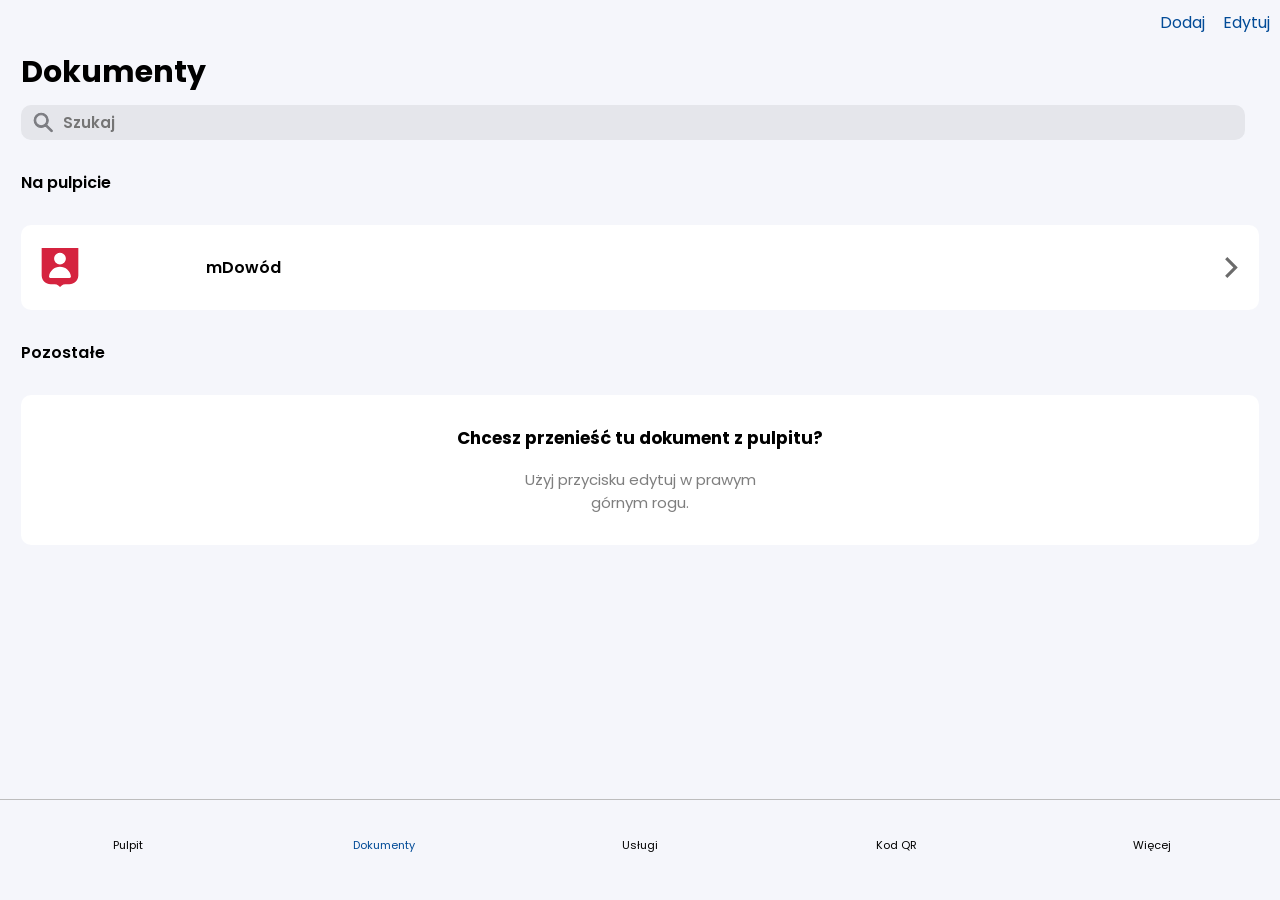
<file: documents.html>
<head>
    <title>mObywatel</title>
    <meta charset="UTF-8">
    <link rel="stylesheet" href="assets/documents.css">
    <link rel="stylesheet" href="assets/main.css">
    <link rel="icon" type="image/x-icon" href="images/coi_common_ui_ic_mobywatel_logo.svg">
    <link rel="apple-touch-icon" href="https://play-lh.googleusercontent.com/_TNbiYKasPy_isTSEg2_UEzVaev4F8fO2lLunsHJ8_Ux2g3OzkSZyzpqvJG1woSj-WD4=w240-h480-rw">
    <link rel="shortcut icon" href="images/coi_common_ui_ic_mobywatel_logo.svg">
    <meta name="format-detection" content="telephone=no">
    <meta name="viewport" content="width=device-width, initial-scale=0.8, user-scalable=no">
    <meta name="mobile-web-app-capable" content="yes">
</head>
<body>
    <div class="bottom_bar">
        <div class="bottom_bar_grid">
            <div class="bottom_element_grid" send="home">
                <div class="bottom_element_image home"></div>
                <p class="bottom_element_text">Pulpit</p>
            </div>
            <div class="bottom_element_grid" send="documents">
                <div class="bottom_element_image documents documents_open"></div>
                <p class="bottom_element_text open">Dokumenty</p>
            </div>
            <div class="bottom_element_grid" send="services">
                <div class="bottom_element_image services"></div>
                <p class="bottom_element_text">Usługi</p>
            </div>
            <div class="bottom_element_grid" send="qr">
                <div class="bottom_element_image qr"></div>
                <p class="bottom_element_text">Kod QR</p>
            </div>
            <div class="bottom_element_grid" send="more">
                <div class="bottom_element_image more"></div>
                <p class="bottom_element_text">Więcej</p>
            </div>
        </div>
    </div>

    <div class="container">
        <p class="action_add action">Dodaj</p>
        <p class="action_edit action">Edytuj</p>
        <p class="main_title">Dokumenty</p>
        <div class="search_grid">
            <img class="search_icon" src="images/ab002_search_grey.svg">
            <input class="search" placeholder="Szukaj">
        </div>
        <p class="title">Na pulpicie</p>
        <div class="card" onclick="sendTo('card')">
            <img class="human" src="images/coi_common_ui_ic_document_id.svg" width="38" height="40">
            <p class="title">mDowód</p>
            <img class="arrow" src="images/ic_arrow_forward_Dgray.svg">
        </div>
        <p class="title">Pozostałe</p>
        <div class="other">
            <p class="other_title">Chcesz przenieść tu dokument z pulpitu?</p>
            <p class="other_subtitle">Użyj przycisku edytuj w prawym górnym rogu.</p>
        </div>
    </div>

    <script src="assets/bar.js"></script>
    <script src="assets/manifest.js"></script>
</body>
</file>
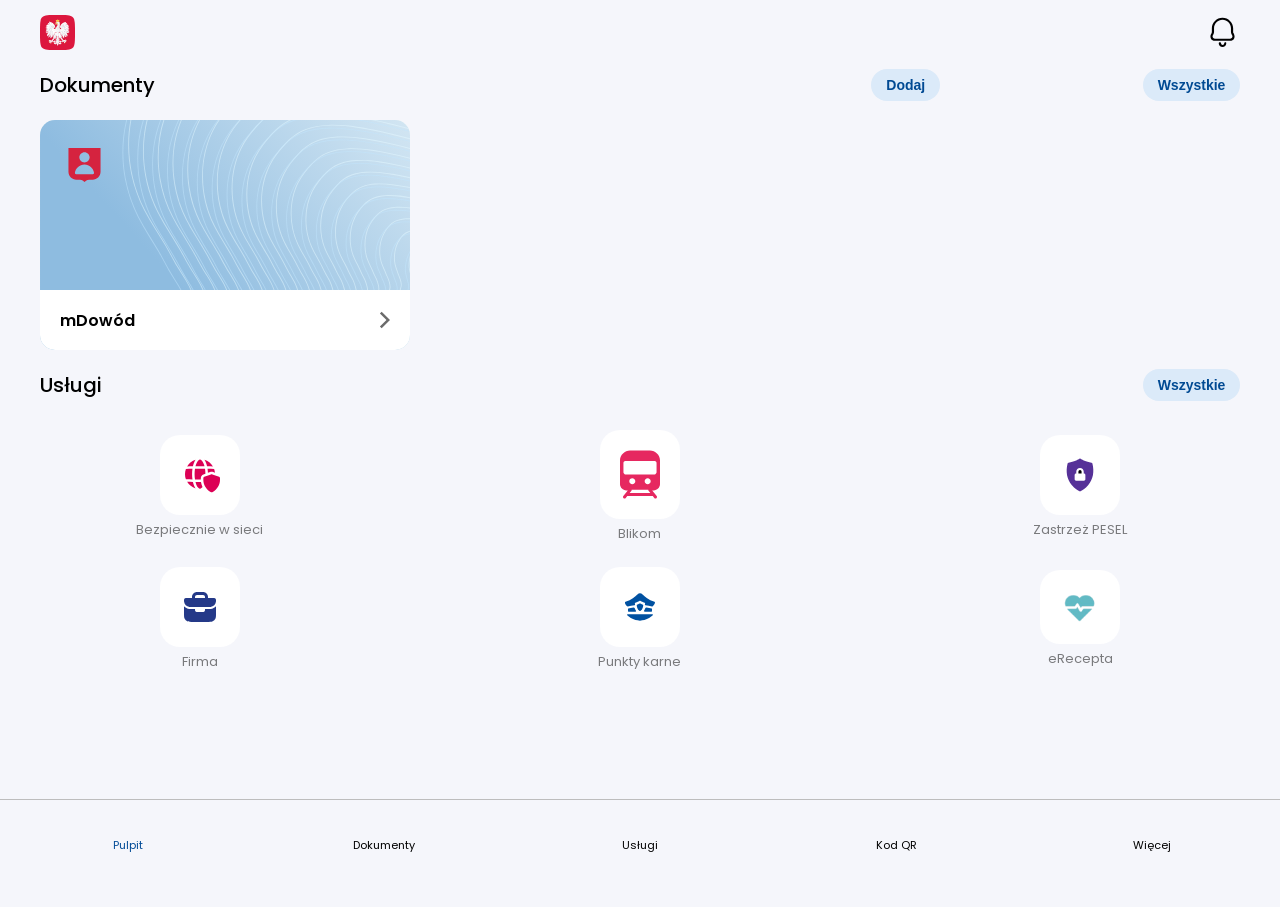
<file: home.html>
<head>
    <title>mObywatel</title>
    <meta charset="UTF-8">
    <link rel="stylesheet" href="assets/home.css">
    <link rel="stylesheet" href="assets/main.css">
    <link rel="icon" type="image/x-icon" href="https://play-lh.googleusercontent.com/_TNbiYKasPy_isTSEg2_UEzVaev4F8fO2lLunsHJ8_Ux2g3OzkSZyzpqvJG1woSj-WD4=w240-h480-rw">
    <link rel="apple-touch-icon" href="https://play-lh.googleusercontent.com/_TNbiYKasPy_isTSEg2_UEzVaev4F8fO2lLunsHJ8_Ux2g3OzkSZyzpqvJG1woSj-WD4=w240-h480-rw">
    <link rel="shortcut icon" href="https://play-lh.googleusercontent.com/_TNbiYKasPy_isTSEg2_UEzVaev4F8fO2lLunsHJ8_Ux2g3OzkSZyzpqvJG1woSj-WD4=w240-h480-rw">
    <meta name="format-detection" content="telephone=no">
    <meta name="viewport" content="width=device-width, initial-scale=0.8, user-scalable=no">
    <meta name="mobile-web-app-capable" content="yes">
</head>
<body>
    <div class="bottom_bar">
        <div class="bottom_bar_grid">
            <div class="bottom_element_grid" send="home">
                <div class="bottom_element_image home_open home"></div>
                <p class="bottom_element_text open">Pulpit</p>
            </div>
            <div class="bottom_element_grid" send="documents">
                <div class="bottom_element_image documents"></div>
                <p class="bottom_element_text">Dokumenty</p>
            </div>
            <div class="bottom_element_grid" send="services">
                <div class="bottom_element_image services"></div>
                <p class="bottom_element_text">Usługi</p>
            </div>
            <div class="bottom_element_grid" send="qr">
                <div class="bottom_element_image qr"></div>
                <p class="bottom_element_text">Kod QR</p>
            </div>
            <div class="bottom_element_grid" send="more">
                <div class="bottom_element_image more"></div>
                <p class="bottom_element_text">Więcej</p>
            </div>
        </div>
    </div>

    <div class="container">
        <div class="top_grid">
            <img src="images/coi_common_ui_ic_mobywatel_logo.svg" class="top_image">
            <img src="images/ab013_notifications.svg" class="top_image right">
        </div>
        <div class="card_grid">
            <p class="title">Dokumenty</p>
            <button class="main_button">Dodaj</button>
            <button class="main_button all_documents" onclick="sendTo('documents')">Wszystkie</button>
        </div>
        <div class="card" onclick="sendTo('card')">
            <img class="background" src="images/CHANGE_IT_home_mid_card.svg">
            <img class="human" src="images/coi_common_ui_ic_document_id.svg" width="33" height="35" >
            <div class="id_bottom">
                <p class="name">mDowód</p>
                <img class="arrow" src="images/ic_arrow_forward_Dgray.svg">
            </div>
        </div>
        <div class="card_below_grid">
            <p class="title">Usługi</p>
            <button class="main_button all_services" onclick="sendTo('services')">Wszystkie</button>
        </div>
        <div class="services_grid">
            <div class="service_box">
                <img class="service_box_icon" src="images/da035_bezpiecznie_w_sieci.svg">
                <p class="service_box_name">Bezpiecznie w sieci</p>
            </div>
            <div class="service_box">
                <img class="service_box_icon" src="images/bilkomlogo.svg">
                <p class="service_box_name">Blikom</p>
            </div>
            <div class="service_box">
                <img class="service_box_icon" src="images/da008_zastrzez_pesel.svg">
                <p class="service_box_name">Zastrzeż PESEL</p>
            </div>
            <div class="service_box">
                <img class="service_box_icon" src="images/da031_mbiznes.svg">
                <p class="service_box_name">Firma</p>
            </div>
            <div class="service_box">
                <img class="service_box_icon" src="images/da001_punkty_karne.svg">
                <p class="service_box_name">Punkty karne</p>
            </div>
            <div class="service_box">
                <img class="service_box_icon" src="images/recepta.png">
                <p class="service_box_name">eRecepta</p>
            </div>
        </div>
    </div>
    
    <script src="assets/bar.js"></script>
    <script src="assets/manifest.js"></script>
</body>
</file>
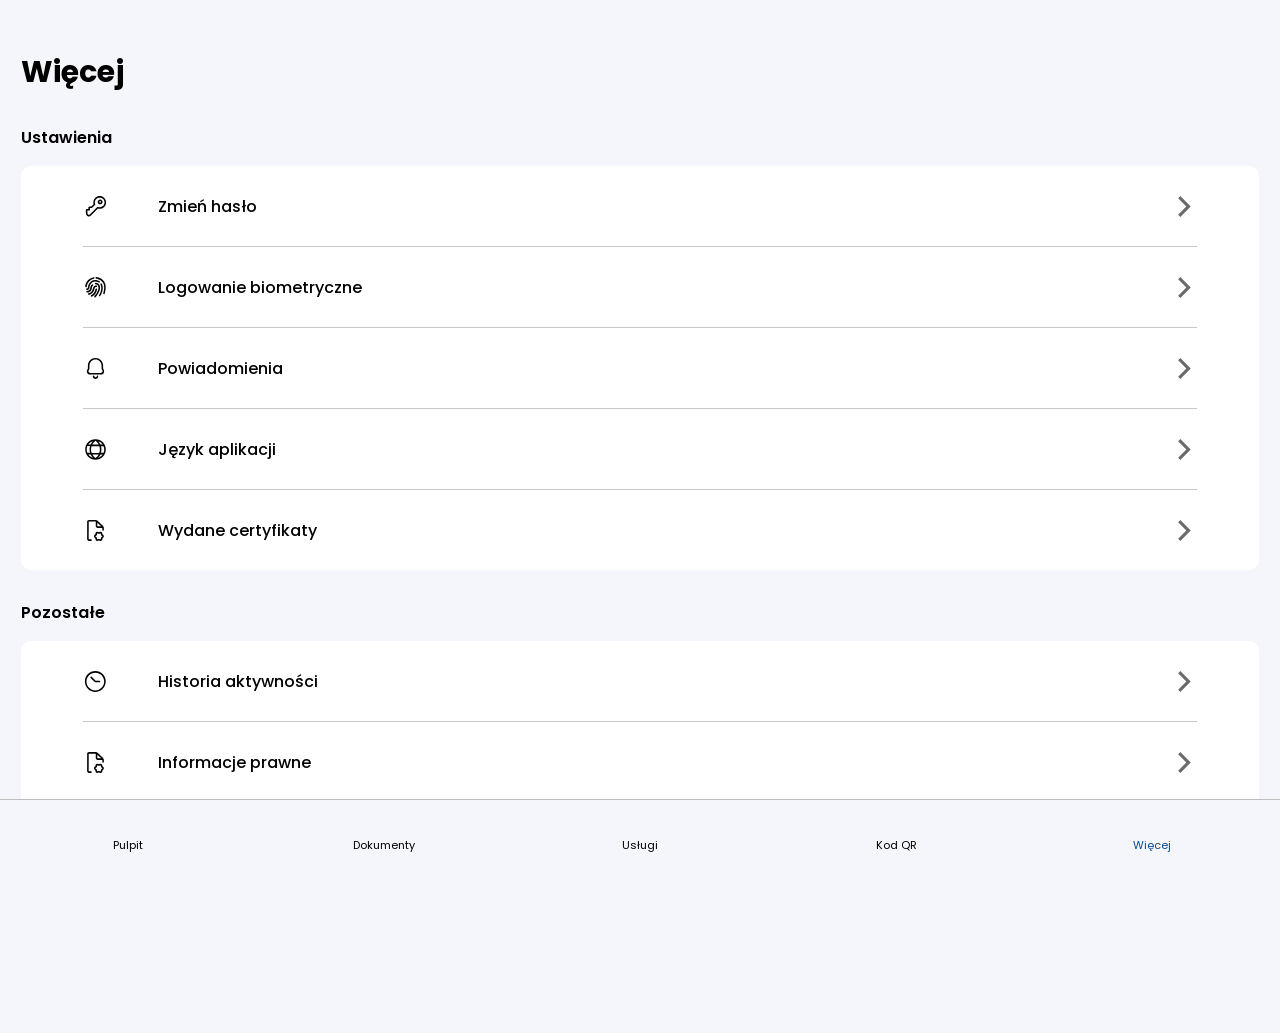
<file: more.html>
<head>
    <title>mObywatel</title>
    <meta charset="UTF-8">
    <link rel="stylesheet" href="assets/more.css">
    <link rel="stylesheet" href="assets/main.css">
    <link rel="icon" type="image/x-icon" href="https://i.imgur.com/gC8DDHD.png">
    <link rel="apple-touch-icon" href="https://i.imgur.com/gC8DDHD.png">
    <link rel="shortcut icon" href="https://i.imgur.com/gC8DDHD.png">
    <meta name="format-detection" content="telephone=no">
    <meta name="viewport" content="width=device-width, initial-scale=0.8, user-scalable=no">
    <meta name="mobile-web-app-capable" content="yes">
</head>
<body>

    <div class="bottom_bar">
        <div class="bottom_bar_grid">
            <div class="bottom_element_grid" send="home">
                <div class="bottom_element_image home"></div>
                <p class="bottom_element_text">Pulpit</p>
            </div>
            <div class="bottom_element_grid" send="documents">
                <div class="bottom_element_image documents"></div>
                <p class="bottom_element_text">Dokumenty</p>
            </div>
            <div class="bottom_element_grid" send="services">
                <div class="bottom_element_image services"></div>
                <p class="bottom_element_text">Usługi</p>
            </div>
            <div class="bottom_element_grid" send="qr">
                <div class="bottom_element_image qr"></div>
                <p class="bottom_element_text">Kod QR</p>
            </div>
            <div class="bottom_element_grid" send="more">
                <div class="bottom_element_image more more_open"></div>
                <p class="bottom_element_text open">Więcej</p>
            </div>
        </div>
    </div>

    <div class="container">
        <p class="main_title">Więcej</p>
        <p class="title">Ustawienia</p>
        <div class="services_list">
            <div class="service">
                <img class="service_icon" src="images/aa008_change_password.svg">
                <p class="service_name">Zmień hasło</p>
                <img class="arrow" src="images/ic_arrow_forward_Dgray.svg">
            </div>
            <div class="service">
                <img class="service_icon" src="images/aa009_fingerprint.svg">
                <p class="service_name">Logowanie biometryczne</p>
                <img class="arrow" src="images/ic_arrow_forward_Dgray.svg">
            </div>
            <div class="service">
                <img class="service_icon" src="images/ab013_notifications.svg">
                <p class="service_name">Powiadomienia</p>
                <img class="arrow" src="images/ic_arrow_forward_Dgray.svg">
            </div>
            <div class="service">
                <img class="service_icon" src="images/ag005_globe.svg">
                <p class="service_name">Język aplikacji</p>
                <img class="arrow" src="images/ic_arrow_forward_Dgray.svg">
            </div>
            <div class="service" style="border: none;">
                <img class="service_icon" src="images/ae001_published_certificate.svg">
                <p class="service_name">Wydane certyfikaty</p>
                <img class="arrow" src="images/ic_arrow_forward_Dgray.svg">
            </div>
        </div>
        <p class="title">Pozostałe</p>
        <div class="services_list" style="margin-bottom: 150px;"  style="margin-bottom: 150px;">
            <div class="service">
                <img class="service_icon" src="images/aa016_history.svg">
                <p class="service_name">Historia aktywności</p>
                <img class="arrow" src="images/ic_arrow_forward_Dgray.svg">
            </div>
            <div class="service">
                <img class="service_icon" src="images/ae001_published_certificate.svg">
                <p class="service_name">Informacje prawne</p>
                <img class="arrow" src="images/ic_arrow_forward_Dgray.svg">
            </div>
            <div class="service" style="border: none;">
                <img class="service_icon" src="images/coi_common_ui_ic_help.svg">
                <p class="service_name">Pomoc techniczna</p>
                <img class="arrow" src="images/ic_arrow_forward_Dgray.svg">
            </div>
        </div>
    </div>
    </div>

    <script src="assets/bar.js"></script>
    <script src="assets/manifest.js"></script>
</body>
</file>
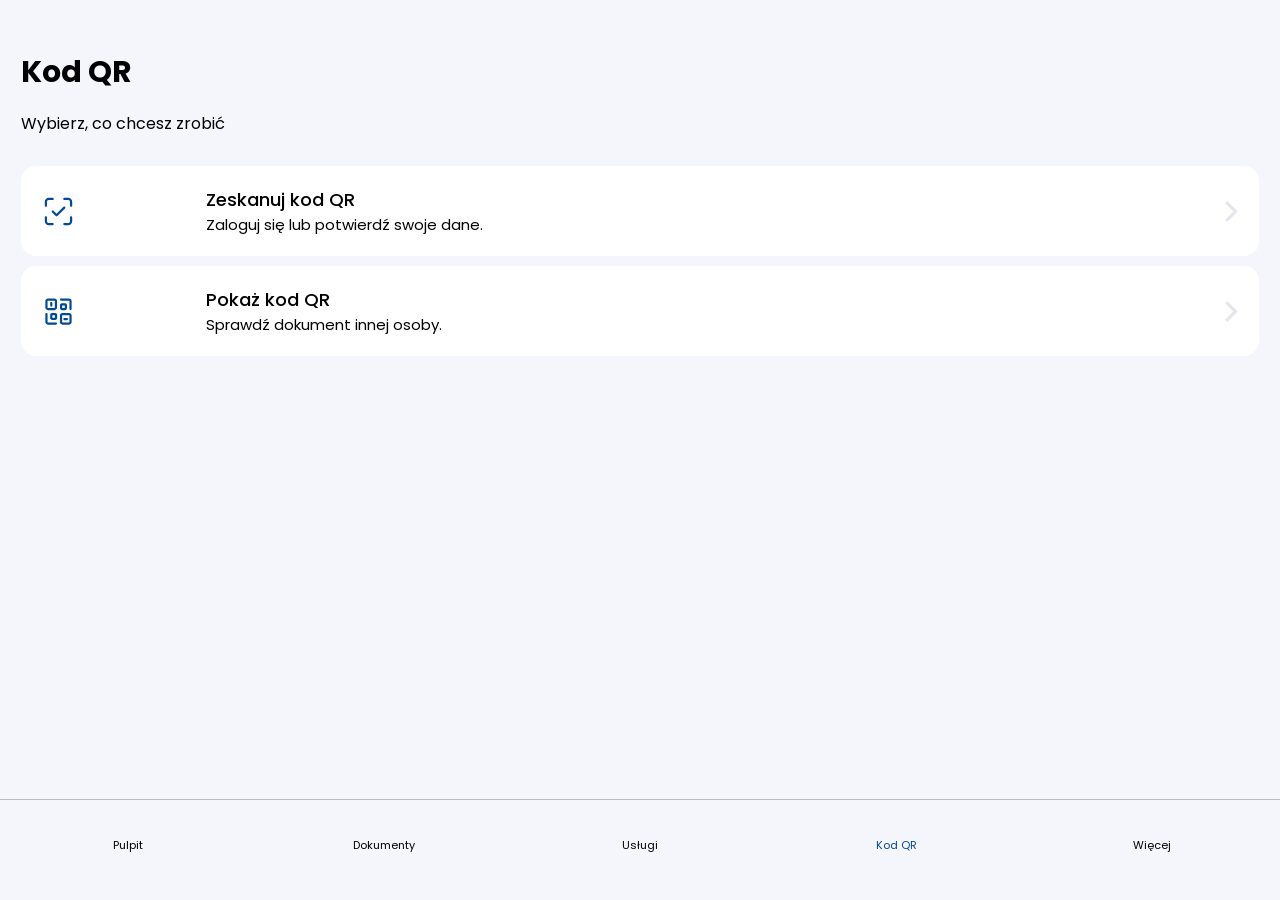
<file: qr.html>
<head>
    <title>mObywatel</title>
    <meta charset="UTF-8">
    <link rel="stylesheet" href="assets/qr.css">
    <link rel="stylesheet" href="assets/main.css">
    <link rel="icon" type="image/x-icon" href="https://i.imgur.com/gC8DDHD.png">
    <link rel="apple-touch-icon" href="https://i.imgur.com/gC8DDHD.png">
    <link rel="shortcut icon" href="https://i.imgur.com/gC8DDHD.png">
    <meta name="format-detection" content="telephone=no">
    <meta name="viewport" content="width=device-width, initial-scale=0.8, user-scalable=no">
    <meta name="mobile-web-app-capable" content="yes">
</head>
<body>

    <div class="error">
        <div class="opacity close"></div>
        <div class="error_box">
            <p class="error_title">Coś poszło nie tak...</p>
            <p class="error_description">Wygląda na to, że wystąpił bład, spróbuj ponownie później.</p>
            <p class="error_button close">Rozumiem</p>
        </div>
    </div>

    <div class="bottom_bar">
        <div class="bottom_bar_grid">
            <div class="bottom_element_grid" send="home">
                <div class="bottom_element_image home"></div>
                <p class="bottom_element_text">Pulpit</p>
            </div>
            <div class="bottom_element_grid" send="documents">
                <div class="bottom_element_image documents"></div>
                <p class="bottom_element_text">Dokumenty</p>
            </div>
            <div class="bottom_element_grid" send="services">
                <div class="bottom_element_image services"></div>
                <p class="bottom_element_text">Usługi</p>
            </div>
            <div class="bottom_element_grid" send="qr">
                <div class="bottom_element_image qr qr_open"></div>
                <p class="bottom_element_text open">Kod QR</p>
            </div>
            <div class="bottom_element_grid" send="more">
                <div class="bottom_element_image more"></div>
                <p class="bottom_element_text">Więcej</p>
            </div>
        </div>
    </div>

    <div class="container">
        <p class="main_title">Kod QR</p>
        <p class="description">Wybierz, co chcesz zrobić</p>
        <div class="action_grid">
            <div class="action">
                <img class="action_image" src="images/ai002_confirm_identity.svg">
                <div class="action_text">
                    <p class="action_title">Zeskanuj kod QR</p>
                    <p class="action_subtitle">Zaloguj się lub potwierdź swoje dane.</p>
                </div>
                <img class="arrow" src="images/ic_arrow_forward_gray.svg">
            </div>
            <div class="action">
                <img class="action_image" src="images/ai003_check_document.svg">
                <div class="action_text">
                    <p class="action_title">Pokaż kod QR</p>
                    <p class="action_subtitle">Sprawdź dokument innej osoby.</p>
                </div>
                <img class="arrow" src="images/ic_arrow_forward_gray.svg">
            </div>
        </div>
    </div>

    <script src="assets/bar.js"></script>
    <script src="assets/qr.js"></script>
    <script src="assets/manifest.js"></script>
</body>
</file>
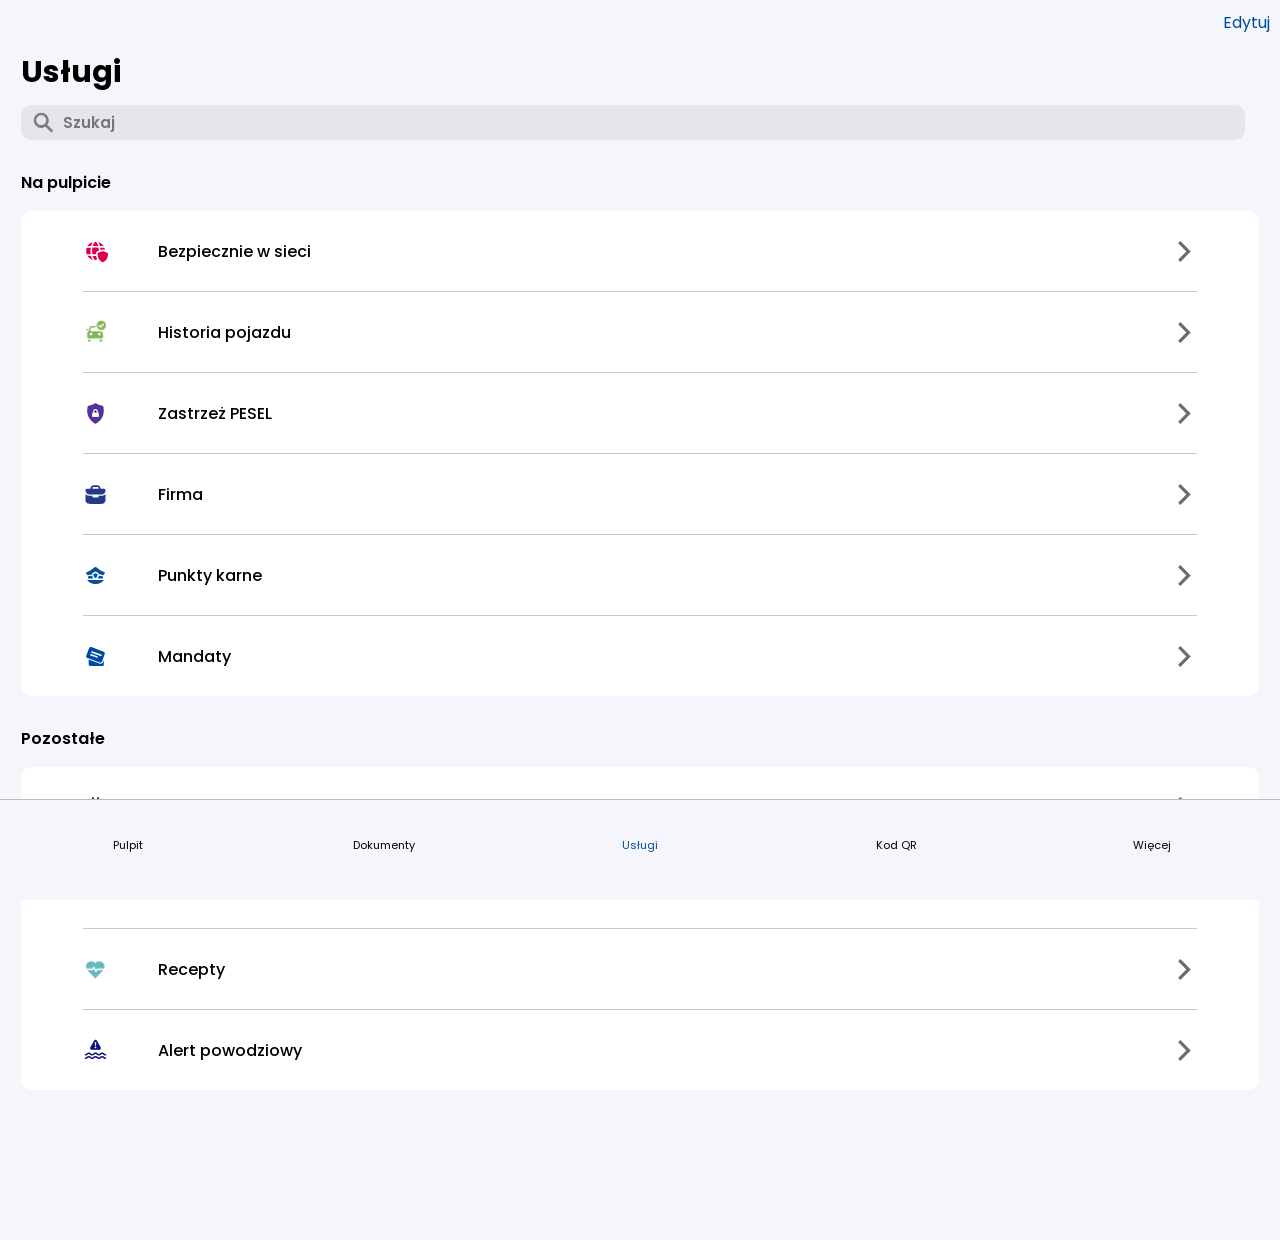
<file: services.html>
<head>
    <title>mObywatel</title>
    <meta charset="UTF-8">
    <link rel="stylesheet" href="assets/services.css">
    <link rel="stylesheet" href="assets/main.css">
    <link rel="icon" type="image/x-icon" href="https://i.imgur.com/gC8DDHD.png">
    <link rel="apple-touch-icon" href="https://i.imgur.com/gC8DDHD.png">
    <link rel="shortcut icon" href="https://i.imgur.com/gC8DDHD.png">
    <meta name="format-detection" content="telephone=no">
    <meta name="viewport" content="width=device-width, initial-scale=0.8, user-scalable=no">
    <meta name="mobile-web-app-capable" content="yes">
</head>
<body>

    <div class="bottom_bar">
        <div class="bottom_bar_grid">
            <div class="bottom_element_grid" send="home">
                <div class="bottom_element_image home"></div>
                <p class="bottom_element_text">Pulpit</p>
            </div>
            <div class="bottom_element_grid" send="documents">
                <div class="bottom_element_image documents"></div>
                <p class="bottom_element_text">Dokumenty</p>
            </div>
            <div class="bottom_element_grid" send="services">
                <div class="bottom_element_image services services_open"></div>
                <p class="bottom_element_text open">Usługi</p>
            </div>
            <div class="bottom_element_grid" send="qr">
                <div class="bottom_element_image qr"></div>
                <p class="bottom_element_text">Kod QR</p>
            </div>
            <div class="bottom_element_grid" send="more">
                <div class="bottom_element_image more"></div>
                <p class="bottom_element_text">Więcej</p>
            </div>
        </div>
    </div>

    <div class="container">
        <p class="action">Edytuj</p>
        <p class="main_title">Usługi</p>
        <div class="search_grid">
            <img class="search_icon" src="images/ab002_search_grey.svg">
            <input class="search" placeholder="Szukaj">
        </div>
        <p class="title">Na pulpicie</p>
        <div class="services_list">
            <div class="service">
                <img class="service_icon" src="images/da035_bezpiecznie_w_sieci.svg">
                <p class="service_name">Bezpiecznie w sieci</p>
                <img class="arrow" src="images/ic_arrow_forward_Dgray.svg">
            </div>
            <div class="service">
                <img class="service_icon" src="images/auto.png">
                <p class="service_name">Historia pojazdu</p>
                <img class="arrow" src="images/ic_arrow_forward_Dgray.svg">
            </div>
            <div class="service">
                <img class="service_icon" src="images/da008_zastrzez_pesel.svg">
                <p class="service_name">Zastrzeż PESEL</p>
                <img class="arrow" src="images/ic_arrow_forward_Dgray.svg">
            </div>
            <div class="service">
                <img class="service_icon" src="images/da031_mbiznes.svg">
                <p class="service_name">Firma</p>
                <img class="arrow" src="images/ic_arrow_forward_Dgray.svg">
            </div>
            <div class="service">
                <img class="service_icon" src="images/da001_punkty_karne.svg">
                <p class="service_name">Punkty karne</p>
                <img class="arrow" src="images/ic_arrow_forward_Dgray.svg">
            </div>
            <div class="service" style="border: none;">
                <img class="service_icon" src="images/da025_ticket.svg">
                <p class="service_name">Mandaty</p>
                <img class="arrow" src="images/ic_arrow_forward_Dgray.svg">
            </div>
        </div>
        <p class="title">Pozostałe</p>
        <div class="services_list" style="margin-bottom: 150px;">
            <div class="service">
                <img class="service_icon" src="images/bon_energetyczny.svg">
                <p class="service_name">Bon energetyczny</p>
                <img class="arrow" src="images/ic_arrow_forward_Dgray.svg">
            </div>
            <div class="service">
                <img class="service_icon" src="images/wybory.png">
                <p class="service_name">Wybory</p>
                <img class="arrow" src="images/ic_arrow_forward_Dgray.svg">
            </div>
            <div class="service">
                <img class="service_icon" src="images/recepta.png">
                <p class="service_name">Recepty</p>
                <img class="arrow" src="images/ic_arrow_forward_Dgray.svg">
            </div>
            <div class="service" style="border: none;">
                <img class="service_icon" src="images/powodz.png">
                <p class="service_name">Alert powodziowy</p>
                <img class="arrow" src="images/ic_arrow_forward_Dgray.svg">
            </div>
        </div>
    </div>

    <script src="assets/bar.js"></script>
    <script src="assets/manifest.js"></script>
</body>
</file>
<file: assets/documents.css>
.main_title{
    font-size: 30px;
    font-weight: bold;
    margin-top: 50px;
    margin-bottom: 10px;
}

.container{
    width: 98%;
    margin-left: auto;
    margin-right: auto;
    height: max-content;
}

.action{
    position: absolute;
    top: 10px;
    right: 10px;
    color: var(--text);
    height: max-content;
    margin-top: 0;
}

.action_add{
    right: 75px;
}

.title{
    font-weight: 600;
    margin-top: 30px;
}

.card{
    width: 100%;
    height: 85px;
    background-color: white;
    border-radius: 10px;
    margin-top: 30px;
    display: grid;
    grid-template-columns: 15% 30% 55%;
}

.human{
    margin-top: auto;
    margin-bottom: auto;
    margin-left: 20px;
    margin-right: auto;
}

.arrow{
    margin-left: auto;
    width: 25px;
    margin-top: auto;
    margin-bottom: auto;
    margin-right: 15px !important;
}

.other{
    border-radius: 10px;
    background-color: white;
    width: 100%;
    height: 150px;
    margin-top: 30px;
    display: grid;
    grid-template-columns: 100%;
    grid-template-rows: max-content max-content;
}

.other_title{
    margin-top: 30px;
    font-size: 17px;
    height: max-content;
    width: 100%;
    font-weight: 700;
    text-align: center;
}

.other_subtitle{
    margin-top: 0px;
    margin-bottom: 0px;
    text-align: center;
    opacity: 0.5;
    font-weight: 400;
    font-size: 15px;
    width: 250px;
    margin-left: auto;
    margin-right: auto;
}
</file>
<file: assets/main.css>
@import url('https://fonts.googleapis.com/css2?family=Poppins:ital,wght@0,100;0,200;0,300;0,400;0,500;0,600;0,700;0,800;0,900;1,100;1,200;1,300;1,400;1,500;1,600;1,700;1,800;1,900&family=Roboto:ital,wght@0,100;0,300;0,400;0,500;0,700;0,900;1,100;1,300;1,400;1,500;1,700;1,900&display=swap');

:root{
    --home: url('https://fistaszjo.github.io/FistaszjoObywatel/images/ab001_home.svg');
    --home-open: url('https://fistaszjo.github.io/FistaszjoObywatel/images/b001_home.svg');
    --documents: url('https://fistaszjo.github.io/FistaszjoObywatel/images/ad005_framed_person.svg');
    --documents-open: url('https://fistaszjo.github.io/FistaszjoObywatel/images/b002_framed_person.svg');
    --services: url('https://fistaszjo.github.io/FistaszjoObywatel/images/ac001_services.svg');
    --services-open: url('https://fistaszjo.github.io/FistaszjoObywatel/images/b004_services.svg');
    --qr: url('https://fistaszjo.github.io/FistaszjoObywatel/images/ai001_scanner_qr.svg');
    --qr-open: url('https://fistaszjo.github.io/FistaszjoObywatel/images/b003_scanner_qr.svg');
    --more: url('https://fistaszjo.github.io/FistaszjoObywatel/images/ab010_more.svg');
    --more-open: url('https://fistaszjo.github.io/FistaszjoObywatel/images/b005_more.svg');
    --text: #024b97;
    --shadow: 0px 0px 10px rgb(224, 224, 224);
}

body{
    background-color: #f5f6fb;
}

p, input{
    font-family: "Poppins", sans-serif;
}

*{
    -webkit-user-select: none;
    -ms-user-select: none;
    user-select: none;
    -webkit-tap-highlight-color: transparent;
}

::-webkit-scrollbar {
    display: none;
}

::-webkit-scrollbar-track {
    display: none;
}

::-webkit-scrollbar-thumb {
    display: none;
}

.main_button{
    color: #014a93;
    background-color: #dbeaf9;
    width: max-content;
    padding-left: 15px;
    padding-right: 15px;
    font-size: 14px;
    font-weight: 600;
    height: 32px;
    margin-top: auto;
    margin-bottom: auto;
    margin-left: auto;
    margin-right: 20px;
    border-radius: 20px;
    border: none;
}

.bottom_element_image{
    pointer-events: none;
    width: 28px;
    height: 28px;
    margin-left: auto;
    margin-right: auto;
    margin-top: auto;
    margin-bottom: auto;
    background-position: center;
    background-size: 100%;
}

.home{
    background-image: var(--home);
}

.documents{
    background-image: var(--documents);
}

.services{
    background-image: var(--services);
}

.qr{
    background-image: var(--qr);
}

.more{
    background-image: var(--more);
}

.home_open{
    background-image: var(--home-open);
}

.documents_open{
    background-image: var(--documents-open);
}

.services_open{
    background-image: var(--services-open);
}

.qr_open{
    background-image: var(--qr-open);
}

.more_open{
    background-image: var(--more-open);
}

.bottom_element_grid{
    margin-top: 5px;
    margin-left: auto;
    margin-right: auto;
    grid-template-columns: 100%;
    grid-template-rows: max-content max-content;
    height: max-content;
    width: 100%;
    display: grid;
}

.bottom_element_text{
    margin-top: 0;
    font-size: 11px;
    color: black;
    font-weight: 400;
    text-align: center;
}

.bottom_bar_grid{
    display: grid;
    grid-template-columns: repeat(5, calc(100% / 5));
    height: 100%;
    margin-top: 4px;
    width: 100%;
}

.bottom_bar{
    position: fixed;
    background-color: #f5f6fb;
    border-top: 0.1px solid rgb(189, 189, 189);
    bottom: 0;
    left: 0;
    width: 100%;
    height: 100px;
    z-index: 1;
}

.open{
    color: var(--text);
}

.search_grid{
    display: grid;
    width: 98%;
    grid-template-columns: 30px calc(100% - 30px);
    background-color: rgb(229, 230, 235);
    padding: 5px;
    border-radius: 10px;
    margin-top: 0px;
}

.search_icon{
    width: 25px;
    margin-left: 5px;
}

.search{
    outline: none;
    border: none;
    background-color: transparent;
    font-weight: 600;
    font-size: 15px;
    margin-left: 5px;
}

.services_list{
    display: grid;
    grid-template-columns: 100%;
    width: 100%;
    height: max-content;
    grid-auto-flow: row;
    grid-auto-rows: max-content;
    background-color: white;
    border-radius: 10px;
}

.service{
    width: 90%;
    margin-left: auto;
    margin-right: auto;
    display: grid;
    grid-template-columns: 5% 80% 15%;
    border-bottom: 0.5px solid rgb(201, 201, 201);
    height: 80px;
}

.service_icon{
    width: 25px;
    margin-top: auto;
    margin-bottom: auto;
    margin-left: 0px;
}

.service_name{
    margin-top: auto;
    margin-bottom: auto;
    width: 100%;
    height: max-content;
    margin-left: 20px;
    font-weight: 500;
}

.arrow{
    width: 25px;
    margin-top: auto;
    margin-bottom: auto;
    margin-right: 0px;
    margin-left: auto;
}
</file>
<file: assets/home.css>
.container{
    height: 100%;
    width: 95%;
    margin-left: auto;
    margin-right: auto;
}

.top_grid{
    display: grid;
    grid-template-columns: 50% 50%;
    width: 100%;
    margin-top: 15px;
}

.top_image{
    width: 35px;
}

.right{
    margin-right: 0;
    margin-left: auto;
}

.card_grid{
    width: 100%;
    display: grid;
    grid-template-columns: 50% 25% 25%;
}

.card_grid .main_button{
    margin-right: 0;
}

.title{
    font-size: 20px;
    font-weight: 500;
}

.card{
    display: grid;
    position: relative;
    overflow: hidden;
    border-radius: 15px;
    height: 230px;
    width: 370px;
    background-color: white;
}

.background{
    width: 100%;
    height: 100%;
}

.id_bottom{
    position: absolute;
    width: 100%;
    background-color: white;
    height: 60px;
    bottom: 0;
    left: 0;
    display: grid;
    grid-template-columns: 50% 50%;
}

.name{
    margin-left: 20px;
    height: max-content;
    margin-top: auto;
    margin-bottom: auto;
    font-size: 16px;
    font-weight: 600;
}

.human{
    position: absolute;
    top: 28px;
    left: 28px;
}

.arrow{
    margin-top: auto;
    margin-bottom: auto;
    margin-right: 15px !important;
    margin-left: auto;
    width: 20px !important;
}

.card_below_grid{
    display: grid;
    grid-template-columns: 50% 50%;
    width: 100%;
    height: max-content;
}

.card_below_grid .main_button{
    margin-right: 0;
}

.services_grid{
    display: grid;
    width: 110%;
    margin-left: -5%;
    height: max-content;
    grid-template-columns: repeat(3, calc(100% / 3));
    grid-template-rows: max-content max-content;
}

.service_box{
    width: max-content;
    height: max-content;
    margin-left: auto;
    margin-right: auto;
    margin-top: auto;
    margin-bottom: auto;
}

.service_box_icon{
    width: 40px;
    background-color: white;
    border-radius: 20px;
    padding: 20px;
    margin-left: auto;
    margin-right: auto;
    display: block;
    margin-top: 10px;
}

.service_box_name{
    margin-top: 5px;
    text-align: center;
    font-size: 13px;
    opacity: 0.5;
}
</file>
<file: assets/more.css>
.container{
    width: 98%;
    margin-left: auto;
    margin-right: auto;
    height: max-content;
}

.title{
    font-weight: 600;
    margin-top: 30px;
}

.main_title{
    font-size: 30px;
    font-weight: bold;
    margin-top: 50px;
    margin-bottom: 0;
}
</file>
<file: assets/qr.css>
body .bottom_bar{
    z-index: 0;
}

.container{
    width: 98%;
    margin-left: auto;
    margin-right: auto;
    height: max-content;
}

.main_title{
    font-size: 30px;
    font-weight: bold;
    margin-top: 50px;
    margin-bottom: 0;
}

.description{
    font-weight: 400;
}

.action_grid{
    margin-top: 30px;
    display: grid;
    grid-template-columns: 100%;
    grid-template-rows: max-content max-content;
    height: max-content;
    width: 100%;
}

.action{
    background-color: white;
    border-radius: 15px;
    width: 100%;
    height: 90px;
    display: grid;
    margin-top: 0;
    margin-bottom: 10px;
    grid-template-columns: 15% 75% 10%;
}

.action_image{
    width: 35px;
    margin-top: auto;
    margin-bottom: auto;
    margin-left: 20px;
}

.action_text{
    display: grid;
    grid-template-columns: 100%;
    width: max-content;
    height: max-content;
    grid-template-rows: max-content max-content;
    margin-top: auto;
    margin-bottom: auto;
}

.action_title{
    margin-top: auto;
    margin-bottom: auto;
    height: max-content;
    font-weight: 500;
    font-size: 18px;
}

.action_subtitle{
    margin-top: auto;
    margin-bottom: auto;
    height: max-content;
    font-weight: 400;
    font-size: 15px;
}

.arrow{
    width: 20px;
    margin-top: auto;
    margin-bottom: auto;
    margin-right: 15px !important;
}

.error{
    position: fixed;
    top: 0;
    left: 0;
    width: 100%;
    height: 100%;
    z-index: 1;
    width: 0%;
}

.error_box{
    width: 80%;
    height: 230px;
    border-radius: 15px;
    background-color: white;
    position: fixed;
    top: -2000px;
    bottom: 0;
    left: 0;
    right: 0;
    margin-top: auto;
    margin-bottom: auto;
    margin-left: auto;
    margin-right: auto;
    transition: 400ms;
}

.error_title{
    opacity: 0.9;
    font-size: 25px;
    margin-left: 10px;
    margin-top: 30px;
    margin-bottom: 0px;
    font-weight: bold;
    text-align: center;
}

.error_description{
    margin-top: 10px;
    margin-bottom: 0;
    font-size: 15px;
    width: 80%;
    margin-left: 10px;
    text-align: center;
    margin-left: auto;
    margin-right: auto;
}

.error_button{
    background-color: var(--text);
    width: 80%;
    margin-left: auto;
    margin-right: auto;
    line-height: 50px;
    height: 50px;
    border-radius: 25px;
    text-align: center;
    color: white;
    font-size: 18px;
    font-weight: 600;
    margin-top: 30px;
}

.opacity{
    background-color: black;
    opacity: 0;
    width: 100%;
    height: 100%;
    transition: 200ms;
}

.error_open{
    width: 100%;
}

.error_open .opacity{
    opacity: 0.7;
}

.error_open .error_box{
    top: 0;
}
</file>
<file: assets/services.css>
.container{
    width: 98%;
    margin-left: auto;
    margin-right: auto;
    height: max-content;
}

.title{
    font-weight: 600;
    margin-top: 30px;
}

.main_title{
    font-size: 30px;
    font-weight: bold;
    margin-top: 50px;
    margin-bottom: 10px;
}

.action{
    position: absolute;
    top: 10px;
    right: 10px;
    color: var(--text);
    height: max-content;
    margin-top: 0;
}
</file>
